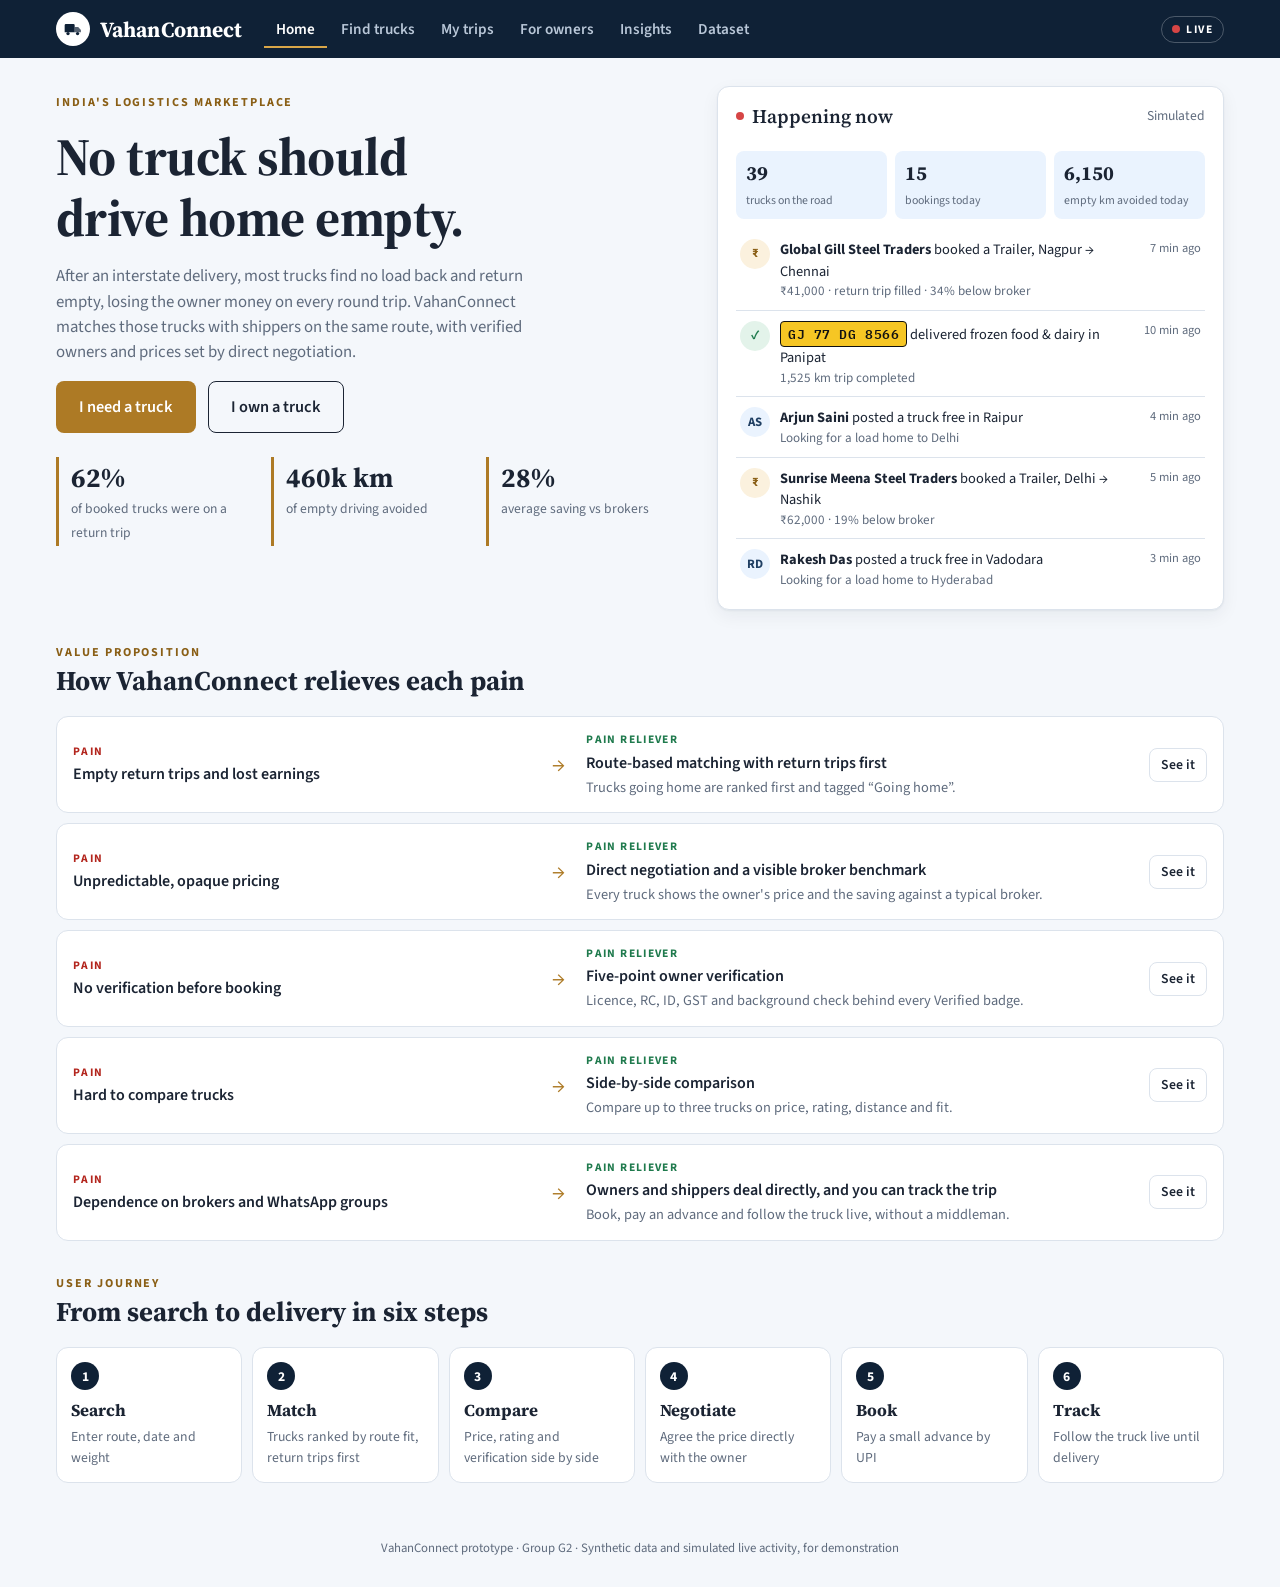
<file: vahanconnect-prototype/index.html>
<!doctype html>
<html lang="en">
<head>
<meta charset="utf-8">
<meta name="viewport" content="width=device-width, initial-scale=1, viewport-fit=cover">
<title>VahanConnect Prototype</title>
<meta name="claude:viewport-fit-sides" content="cover">
<meta name="description" content="VahanConnect: India's logistics marketplace connecting shippers with verified independent truck owners, with route-based matching to fill empty return trips.">
<link rel="preconnect" href="https://fonts.googleapis.com">
<link rel="preconnect" href="https://fonts.gstatic.com" crossorigin>
<link rel="stylesheet" href="https://fonts.googleapis.com/css2?family=Source+Serif+4:opsz,wght@8..60,600;8..60,700&family=Source+Sans+3:wght@400;500;600;700&family=IBM+Plex+Mono:wght@500;600&display=swap">
<link rel="stylesheet" href="styles.css">
</head>
<body>
<header class="topbar">
  <div class="topbar-inner">
    <a class="brand" href="#home" aria-label="VahanConnect home">
      <span class="brand-mark" aria-hidden="true"><svg viewBox="0 0 24 24"><path d="M2 7.5A1.5 1.5 0 0 1 3.5 6h9A1.5 1.5 0 0 1 14 7.5V16H2z" fill="currentColor"/><path d="M14 9.5h4.2l3.3 3.6V16H14z" fill="currentColor" opacity=".7"/><circle cx="6" cy="17.5" r="2" fill="currentColor"/><circle cx="17.5" cy="17.5" r="2" fill="currentColor"/></svg></span>
      <span class="brand-name">VahanConnect</span>
    </a>
    <nav class="tabs" aria-label="Sections">
      <button data-view="home" id="tab-home">Home</button>
      <button data-view="find" id="tab-find">Find trucks</button>
      <button data-view="trips" id="tab-trips">My trips <span class="count" id="trip-count" hidden></span></button>
      <button data-view="owner" id="tab-owner">For owners <span class="count" id="req-count" hidden></span></button>
      <button data-view="insights" id="tab-insights">Insights</button>
      <button data-view="dataset" id="tab-dataset">Dataset</button>
    </nav>
    <span class="live-pill" title="Simulated live activity"><i></i>Live</span>
  </div>
</header>

<main class="wrap">
  <div id="loading" class="loading">Loading the VahanConnect dataset…</div>
  <div id="load-error" class="notice error" hidden></div>

  <!-- ================= HOME ================= -->
  <section id="view-home" class="view" hidden>
    <div class="hero">
      <div class="hero-copy">
        <p class="eyebrow">India's logistics marketplace</p>
        <h1>No truck should drive home empty.</h1>
        <p class="lede">After an interstate delivery, most trucks find no load back and return empty, losing the owner money on every round trip. VahanConnect matches those trucks with shippers on the same route, with verified owners and prices set by direct negotiation.</p>
        <div class="cta-row">
          <button class="btn primary lg" data-go="find" type="button">I need a truck</button>
          <button class="btn outline lg" data-go="owner" type="button">I own a truck</button>
        </div>
        <div class="hero-stats" id="hero-stats"></div>
      </div>
      <aside class="panel live-panel" aria-label="Live activity">
        <div class="panel-head"><h2><span class="dot"></span>Happening now</h2><span class="muted small">Simulated</span></div>
        <div class="live-counters" id="live-counters"></div>
        <ul class="feed" id="feed"></ul>
      </aside>
    </div>

    <div class="section-head"><p class="eyebrow">Value proposition</p><h2 class="h2">How VahanConnect relieves each pain</h2></div>
    <div class="vpc" id="vpc"></div>

    <div class="section-head"><p class="eyebrow">User journey</p><h2 class="h2">From search to delivery in six steps</h2></div>
    <ol class="journey">
      <li><b>Search</b><span>Enter route, date and weight</span></li>
      <li><b>Match</b><span>Trucks ranked by route fit, return trips first</span></li>
      <li><b>Compare</b><span>Price, rating and verification side by side</span></li>
      <li><b>Negotiate</b><span>Agree the price directly with the owner</span></li>
      <li><b>Book</b><span>Pay a small advance by UPI</span></li>
      <li><b>Track</b><span>Follow the truck live until delivery</span></li>
    </ol>
  </section>

  <!-- ================= FIND TRUCKS ================= -->
  <section id="view-find" class="view" hidden>
    <div class="view-head">
      <div>
        <p class="eyebrow">For shippers</p>
        <h1>Find a verified truck on your route</h1>
      </div>
    </div>

    <form id="search-form" class="panel search" autocomplete="off">
      <div class="search-main">
        <div class="field"><label for="q-from">From</label><select id="q-from" required></select></div>
        <button class="swap" id="swap" type="button" aria-label="Swap from and to">⇄</button>
        <div class="field"><label for="q-to">To</label><select id="q-to" required></select></div>
        <div class="field"><label for="q-date">Pickup date</label><input type="date" id="q-date" required></div>
        <div class="field narrow"><label for="q-weight">Weight (t)</label><input type="number" id="q-weight" min="0.5" max="40" step="0.5" required></div>
        <button class="btn primary" type="submit" id="search-btn">Search</button>
      </div>
      <div class="chips" id="chips" aria-label="Example loads"></div>
      <details class="more" id="more">
        <summary>More filters</summary>
        <div class="more-grid">
          <div class="field"><label for="q-type">Truck type</label><select id="q-type"></select></div>
          <div class="field"><label for="q-sort">Sort by</label>
            <select id="q-sort"><option value="score">Best match</option><option value="price">Lowest price</option><option value="rating">Highest rating</option><option value="date">Earliest available</option></select></div>
          <div class="field"><label for="q-shipper">Booking as</label><select id="q-shipper"></select></div>
          <div class="field"><label for="sample-load">Any open load from the dataset</label><select id="sample-load"></select></div>
          <label class="check"><input type="checkbox" id="q-verified" checked> Verified owners only</label>
        </div>
      </details>
    </form>

    <div class="route-panel panel" id="route-panel" hidden>
      <div class="route-map" id="route-map"></div>
      <div class="route-side" id="route-side"></div>
    </div>
    <div id="results" class="results" aria-live="polite"></div>

    <div id="compare-bar" class="compare-bar" hidden>
      <span id="compare-text"></span>
      <button class="btn ghost-inv small" id="compare-clear" type="button">Clear</button>
      <button class="btn primary small" id="compare-open" type="button">Compare</button>
    </div>
  </section>

  <!-- ================= MY TRIPS ================= -->
  <section id="view-trips" class="view" hidden>
    <div class="view-head">
      <div><p class="eyebrow">Live tracking</p><h1>My trips</h1></div>
      <div class="head-tools">
        <label class="seg" for="speed">Demo speed
          <select id="speed"><option value="fast">Fast (trip in ~2 min)</option><option value="slow">Slow (trip in ~6 min)</option></select>
        </label>
        <button class="btn ghost small" id="reset-demo" type="button">Reset demo</button>
      </div>
    </div>
    <div id="reset-confirm" class="notice" hidden>This clears the trips, requests and trucks you added in this browser. <button class="btn small danger" id="reset-yes" type="button">Clear them</button> <button class="btn small ghost" id="reset-no" type="button">Keep</button></div>
    <div class="trips-layout">
      <div class="panel trip-list-panel"><div class="panel-head"><h2>Trips</h2></div><div id="trip-list" class="trip-list"></div></div>
      <div class="panel trip-detail" id="trip-detail"></div>
    </div>
    <div class="panel"><div class="panel-head"><h2>Recent completed bookings in the dataset</h2></div><div class="table-wrap"><table class="data" id="recent-table"></table></div></div>
  </section>

  <!-- ================= OWNER ================= -->
  <section id="view-owner" class="view" hidden>
    <div class="view-head">
      <div><p class="eyebrow">For truck owners</p><h1>Find a load back home</h1></div>
    </div>
    <div class="owner-layout">
      <div class="panel owner-left">
        <div class="field"><label for="o-owner">Acting as owner</label><select id="o-owner"></select></div>
        <div id="owner-card" class="owner-card"></div>
        <form id="post-form" class="post-form" autocomplete="off">
          <div class="field full"><label for="o-truck">Truck</label><select id="o-truck" required></select></div>
          <div class="field"><label for="o-city">Truck is free in</label><select id="o-city" required></select></div>
          <div class="field"><label for="o-from">Available from</label><input type="date" id="o-from" required></div>
          <div class="field"><label for="o-days">For (days)</label><input type="number" id="o-days" min="1" max="10" value="3" required></div>
          <div class="field"><label for="o-rate">Asking rate (₹/km)</label><input type="number" id="o-rate" min="10" max="150" required></div>
          <div class="field full"><label for="o-pref">Preferred destination</label><select id="o-pref"></select></div>
          <p class="hint full" id="rate-hint"></p>
          <button class="btn primary full" type="submit">Post availability</button>
        </form>
        <div id="post-msg" class="notice ok" hidden></div>
      </div>
      <div class="owner-right">
        <div class="panel" id="inbox-panel">
          <div class="panel-head"><h2>Booking requests</h2><span class="muted small" id="inbox-meta"></span></div>
          <div id="inbox" class="inbox"></div>
        </div>
        <div class="panel">
          <div class="panel-head"><h2>Loads that fit this truck</h2><span class="muted small" id="loads-meta"></span></div>
          <div id="owner-loads" class="load-list"></div>
        </div>
      </div>
    </div>
  </section>

  <!-- ================= INSIGHTS ================= -->
  <section id="view-insights" class="view" hidden>
    <div class="view-head"><div><p class="eyebrow">Marketplace health</p><h1>Insights</h1><p class="lede" id="insights-lede"></p></div></div>
    <div class="kpis" id="kpis"></div>
    <div class="grid-2">
      <div class="panel"><div class="panel-head"><h2>Completed bookings per month</h2></div><div id="chart-months" class="chart"></div></div>
      <div class="panel"><div class="panel-head"><h2>Busiest corridors</h2></div><div id="top-routes"></div></div>
      <div class="panel"><div class="panel-head"><h2>Route network</h2><span class="muted small">Line weight = bookings</span></div><div id="network" class="network"></div></div>
      <div class="panel"><div class="panel-head"><h2>Open trucks vs open loads by city</h2></div><div id="supply-demand"></div></div>
      <div class="panel"><div class="panel-head"><h2>Bookings by truck type</h2></div><div id="type-mix"></div></div>
      <div class="panel"><div class="panel-head"><h2>Owner verification</h2></div><div id="verification"></div></div>
    </div>
    <p class="footnote">Platform revenue assumes a 3% commission on completed bookings. Broker price is the typical rate for the same truck type and distance, estimated from the dataset. All data is synthetic.</p>
  </section>

  <!-- ================= DATASET ================= -->
  <section id="view-dataset" class="view" hidden>
    <div class="view-head"><div><p class="eyebrow">Under the hood</p><h1>Dataset</h1>
      <p class="lede">The prototype runs entirely on seven CSV files in <code>/data</code>: synthetic, but modelled on Indian interstate trucking with real city distances, RTO-style registration numbers, GSTINs and typical per-km rates.</p></div></div>
    <div class="ds-tabs" id="ds-tabs" role="tablist" aria-label="Dataset tables"></div>
    <div class="panel">
      <div class="panel-head"><h2 id="ds-title"></h2><div class="ds-tools"><input type="search" id="ds-search" placeholder="Filter rows" aria-label="Filter rows"><a id="ds-open" class="btn ghost small" target="_blank" rel="noopener">Open CSV</a></div></div>
      <p class="muted small" id="ds-desc"></p>
      <div class="table-wrap"><table class="data" id="ds-table"></table></div>
      <div class="pager"><button class="btn ghost small" id="ds-prev" type="button">Previous</button><span id="ds-page" class="muted small"></span><button class="btn ghost small" id="ds-next" type="button">Next</button></div>
    </div>
  </section>
</main>

<nav class="bottom-nav" aria-label="Sections">
  <button data-view="home"><svg viewBox="0 0 24 24" aria-hidden="true"><path d="M3 11l9-7 9 7v9a1 1 0 0 1-1 1h-5v-6H9v6H4a1 1 0 0 1-1-1z"/></svg>Home</button>
  <button data-view="find"><svg viewBox="0 0 24 24" aria-hidden="true"><circle cx="10.5" cy="10.5" r="6.5"/><path d="M15.5 15.5L21 21"/></svg>Find</button>
  <button data-view="trips"><svg viewBox="0 0 24 24" aria-hidden="true"><path d="M12 21s-7-6.2-7-11.5A7 7 0 0 1 19 9.5C19 14.8 12 21 12 21z"/><circle cx="12" cy="9.5" r="2.5"/></svg>Trips<span class="count" id="trip-count-m" hidden></span></button>
  <button data-view="owner"><svg viewBox="0 0 24 24" aria-hidden="true"><path d="M2 7h12v9H2zM14 10h4l3 3v3h-7z"/><circle cx="6" cy="17.5" r="1.8"/><circle cx="17.5" cy="17.5" r="1.8"/></svg>Owners<span class="count" id="req-count-m" hidden></span></button>
  <button data-view="insights"><svg viewBox="0 0 24 24" aria-hidden="true"><path d="M4 20V10M10 20V4M16 20v-7M22 20H2"/></svg>Insights</button>
</nav>

<div id="modal" class="modal" hidden>
  <div class="modal-card" role="dialog" aria-modal="true" aria-labelledby="modal-title">
    <button class="modal-x" id="modal-x" type="button" aria-label="Close">×</button>
    <div id="modal-body"></div>
  </div>
</div>
<div id="toasts" class="toasts" aria-live="polite"></div>

<footer class="foot">VahanConnect prototype · Group G2 · Synthetic data and simulated live activity, for demonstration</footer>
<script src="app.js"></script>
</body>
</html>
</file>
<file: vahanconnect-prototype/styles.css>
/* Layout: sticky navy top bar (bottom nav on phones); centred 1200px column; home = hero + live feed, then VPC rows and journey.
   Palette and type follow the team's Opportunity Canvas / Value Proposition decks: deep navy, slate blue, muted gold, serif headings. */
:root {
  --ink: #0f2136;          /* cover navy */
  --navy: #1f3f63;         /* deck primary */
  --slate: #4c7196;
  --gold: #ad7a25;         /* deck accent */
  --gold-soft: #fbf1de;
  --on-gold: #ffffff;
  --gold-ink: #8a5f16;
  --bg: #f4f7fb;
  --surface: #ffffff;
  --tint: #eaf3fe;         /* deck pale blue */
  --fg: #1b2433;
  --muted: #5f6b7d;
  --line: #dce3ec;
  --good: #1f7a4d; --good-bg: #e3f3ea;
  --warn: #9a5a00; --warn-bg: #fdf0db;
  --bad: #b3261e; --bad-bg: #fbe5e3;
  --live: #d64545;
  --plate: #f6c624; --plate-ink: #111;
  --map-bg: #eef3f9; --map-dot: #b8c6d8;
  --shadow: 0 1px 2px rgba(15, 33, 54, .05), 0 6px 18px rgba(15, 33, 54, .06);
  --f-display: "Source Serif 4", Cambria, Georgia, serif;
  --f-body: "Source Sans 3", Calibri, "Segoe UI", Arial, sans-serif;
  --f-mono: "IBM Plex Mono", ui-monospace, Menlo, Consolas, monospace;
}
@media (prefers-color-scheme: dark) {
  :root:not([data-theme="light"]) {
    --navy: #8fb3dc; --slate: #7fa2c8; --gold: #e0a84a; --on-gold: #1b1405; --gold-soft: #3a2c14; --gold-ink: #f0c070;
    --bg: #0b1522; --surface: #122033; --tint: #172a42; --fg: #e5ecf5; --muted: #9cb0c6; --line: #24384f;
    --good: #5fd39a; --good-bg: #123526; --warn: #f2b45a; --warn-bg: #3a2a10; --bad: #ff8a80; --bad-bg: #3d1614;
    --map-bg: #0f1d2e; --map-dot: #34506f; --shadow: 0 1px 2px rgba(0,0,0,.35), 0 6px 18px rgba(0,0,0,.3);
    color-scheme: dark;
  }
}
:root[data-theme="dark"] {
  --navy: #8fb3dc; --slate: #7fa2c8; --gold: #e0a84a; --on-gold: #1b1405; --gold-soft: #3a2c14; --gold-ink: #f0c070;
  --bg: #0b1522; --surface: #122033; --tint: #172a42; --fg: #e5ecf5; --muted: #9cb0c6; --line: #24384f;
  --good: #5fd39a; --good-bg: #123526; --warn: #f2b45a; --warn-bg: #3a2a10; --bad: #ff8a80; --bad-bg: #3d1614;
  --map-bg: #0f1d2e; --map-dot: #34506f; --shadow: 0 1px 2px rgba(0,0,0,.35), 0 6px 18px rgba(0,0,0,.3);
  color-scheme: dark;
}

* { box-sizing: border-box; }
html { -webkit-text-size-adjust: 100%; }
body { margin: 0; background: var(--bg); color: var(--fg); font: 400 16px/1.5 var(--f-body); }
[hidden] { display: none !important; }
h1, h2, h3, .h2 { font-family: var(--f-display); text-wrap: balance; margin: 0; line-height: 1.15; color: var(--fg); }
h1 { font-size: clamp(1.75rem, 3.6vw, 2.5rem); font-weight: 700; letter-spacing: -.01em; }
h2 { font-size: 1.2rem; font-weight: 600; }
.h2 { font-size: clamp(1.35rem, 2.4vw, 1.7rem); font-weight: 700; }
p { margin: 0; }
code { font-family: var(--f-mono); font-size: .85em; background: var(--tint); padding: 1px 5px; border-radius: 4px; }
a { color: var(--gold-ink); }
:focus-visible { outline: 3px solid var(--gold); outline-offset: 2px; }
.muted { color: var(--muted); }
.small { font-size: .85rem; }
.eyebrow { font: 700 .76rem var(--f-body); letter-spacing: .16em; text-transform: uppercase; color: var(--gold-ink); }
.lede { color: var(--muted); font-size: 1.05rem; max-width: 62ch; }

/* Top bar */
body::before { content: ""; position: fixed; inset: 0 0 auto; height: env(safe-area-inset-top, 0px); z-index: 30; background: var(--ink); }
.topbar { position: sticky; top: env(safe-area-inset-top, 0px); z-index: 20; background: var(--ink); color: #fff; }
.topbar-inner { max-width: 1200px; margin: 0 auto; display: flex; align-items: center; gap: 22px;
  padding-block: 10px; padding-left: max(16px, env(safe-area-inset-left, 0px)); padding-right: max(16px, env(safe-area-inset-right, 0px)); }
.brand { display: flex; align-items: center; gap: 10px; color: #fff; text-decoration: none; }
.brand-mark { width: 34px; height: 34px; border-radius: 50%; background: #fff; color: var(--ink); display: grid; place-items: center; }
.brand-mark svg { width: 20px; height: 20px; }
.brand-name { font: 700 1.35rem var(--f-display); letter-spacing: .005em; }
.tabs { display: flex; gap: 2px; overflow-x: auto; scrollbar-width: none; min-width: 0; flex: 1; }
.tabs::-webkit-scrollbar { display: none; }
.tabs button { background: none; border: 0; color: #b9c7d8; font: 600 .95rem var(--f-body); padding: 8px 12px; border-radius: 6px; cursor: pointer; white-space: nowrap; }
.tabs button:hover { color: #fff; }
.tabs button[aria-current="page"] { color: #fff; box-shadow: inset 0 -2px 0 #d9a648; border-radius: 0; }
.count { display: inline-block; min-width: 19px; padding: 0 5px; margin-left: 4px; border-radius: 10px; background: #d9a648; color: #1b1405; font-size: .72rem; font-weight: 700; text-align: center; line-height: 19px; }
.live-pill { display: inline-flex; align-items: center; gap: 6px; font: 700 .72rem var(--f-body); letter-spacing: .12em; text-transform: uppercase; color: #fff; border: 1px solid rgba(255,255,255,.25); padding: 4px 10px; border-radius: 999px; }
.live-pill i, .dot { width: 8px; height: 8px; border-radius: 50%; background: var(--live); display: inline-block; animation: pulse 1.6s ease-out infinite; }
@keyframes pulse { 0% { box-shadow: 0 0 0 0 rgba(214,69,69,.6); } 70% { box-shadow: 0 0 0 8px rgba(214,69,69,0); } 100% { box-shadow: 0 0 0 0 rgba(214,69,69,0); } }

/* Page */
.wrap { max-width: 1200px; margin: 0 auto; padding-block: 28px 40px; padding-left: max(16px, env(safe-area-inset-left, 0px)); padding-right: max(16px, env(safe-area-inset-right, 0px)); }
.view { display: flex; flex-direction: column; gap: 20px; }
.view-head { display: flex; justify-content: space-between; align-items: flex-end; gap: 16px; flex-wrap: wrap; }
.view-head > div:first-child { display: flex; flex-direction: column; gap: 6px; }
.head-tools { display: flex; gap: 10px; align-items: center; flex-wrap: wrap; }
.section-head { display: flex; flex-direction: column; gap: 4px; margin-top: 14px; }
.loading { padding: 70px 0; text-align: center; color: var(--muted); font: 600 1.2rem var(--f-display); }
.panel { background: var(--surface); border: 1px solid var(--line); border-radius: 12px; padding: 18px; box-shadow: var(--shadow); min-width: 0; }
.panel-head { display: flex; justify-content: space-between; align-items: center; gap: 12px; flex-wrap: wrap; margin-bottom: 12px; }
.panel-head h2 { display: flex; align-items: center; gap: 8px; }
.footnote { color: var(--muted); font-size: .82rem; max-width: 90ch; }
.foot { text-align: center; color: var(--muted); font-size: .8rem; padding-block: 16px 28px; padding-left: max(16px, env(safe-area-inset-left, 0px)); padding-right: max(16px, env(safe-area-inset-right, 0px)); }
.empty { padding: 26px; text-align: center; color: var(--muted); background: var(--surface); border: 1px dashed var(--line); border-radius: 12px; grid-column: 1 / -1; }

/* Buttons + forms */
.btn { font: 600 .95rem var(--f-body); border-radius: 8px; padding: 10px 16px; border: 1px solid transparent; cursor: pointer; text-decoration: none; display: inline-flex; align-items: center; justify-content: center; gap: 6px; white-space: nowrap; }
.btn.primary { background: var(--gold); color: var(--on-gold); }
.btn.primary:hover { filter: brightness(1.07); }
.btn.navy { background: var(--ink); color: #fff; }
.btn.outline { background: transparent; color: var(--fg); border-color: var(--fg); }
.btn.ghost { background: transparent; color: var(--fg); border-color: var(--line); }
.btn.ghost:hover { background: var(--tint); }
.btn.ghost-inv { background: transparent; color: #fff; border-color: rgba(255,255,255,.35); }
.btn.danger { background: var(--bad); color: #fff; }
.btn.small { padding: 6px 11px; font-size: .86rem; }
.btn.lg { padding: 13px 22px; font-size: 1.02rem; }
.btn:disabled { opacity: .5; cursor: not-allowed; }
.field { display: flex; flex-direction: column; gap: 4px; min-width: 0; }
label { font-size: .8rem; font-weight: 600; color: var(--muted); }
input, select { font: 500 .97rem var(--f-body); color: var(--fg); background: var(--surface); border: 1px solid var(--line); border-radius: 8px; padding: 9px 10px; width: 100%; min-width: 0; }
input:focus, select:focus { border-color: var(--gold); outline: none; box-shadow: 0 0 0 3px color-mix(in srgb, var(--gold) 22%, transparent); }
.check { display: flex; align-items: center; gap: 8px; font-size: .92rem; color: var(--fg); font-weight: 500; }
.check input { width: 18px; height: 18px; accent-color: var(--gold); }
.seg { display: flex; align-items: center; gap: 8px; font-size: .85rem; }
.seg select { width: auto; padding: 6px 8px; }
.hint { font-size: .84rem; color: var(--muted); }

/* Home */
.hero { display: grid; grid-template-columns: minmax(0, 1.25fr) minmax(0, 1fr); gap: 28px; align-items: start; }
.hero-copy { display: flex; flex-direction: column; gap: 16px; padding-top: 8px; }
.hero-copy h1 { font-size: clamp(2.1rem, 5vw, 3.3rem); }
.cta-row { display: flex; gap: 12px; flex-wrap: wrap; }
.hero-stats { display: grid; grid-template-columns: repeat(3, minmax(0, 1fr)); gap: 12px; margin-top: 8px; }
.stat { border-left: 3px solid var(--gold); padding: 2px 0 2px 12px; }
.stat b { display: block; font: 700 1.7rem var(--f-display); font-variant-numeric: tabular-nums; color: var(--fg); }
.stat span { font-size: .85rem; color: var(--muted); }
.live-panel { display: flex; flex-direction: column; gap: 12px; }
.live-counters { display: grid; grid-template-columns: repeat(3, minmax(0, 1fr)); gap: 8px; }
.lc { background: var(--tint); border-radius: 8px; padding: 8px 10px; }
.lc b { display: block; font: 700 1.25rem var(--f-display); font-variant-numeric: tabular-nums; }
.lc span { font-size: .74rem; color: var(--muted); }
.lc.bump b { color: var(--gold-ink); }
.feed { list-style: none; margin: 0; padding: 0; display: flex; flex-direction: column; gap: 2px; max-height: 360px; overflow: hidden; }
.feed li { display: grid; grid-template-columns: 30px minmax(0, 1fr) auto; gap: 10px; align-items: start; padding: 8px 4px; border-bottom: 1px solid var(--line); font-size: .9rem; }
.feed li.new { animation: slidein .5s ease-out; }
@keyframes slidein { from { background: var(--gold-soft); transform: translateY(-6px); } to { background: transparent; transform: none; } }
.feed .ic { width: 30px; height: 30px; border-radius: 50%; display: grid; place-items: center; font-size: .8rem; font-weight: 700; background: var(--tint); color: var(--navy); }
.feed .ic.book { background: var(--gold-soft); color: var(--gold-ink); }
.feed .ic.done { background: var(--good-bg); color: var(--good); }
.feed .t { color: var(--muted); font-size: .78rem; white-space: nowrap; }
.feed .sub { display: block; color: var(--muted); font-size: .82rem; }
.vpc { display: flex; flex-direction: column; gap: 10px; }
.vpc-row { display: grid; grid-template-columns: minmax(0, 1fr) 28px minmax(0, 1.2fr) auto; gap: 14px; align-items: center; background: var(--surface); border: 1px solid var(--line); border-radius: 12px; padding: 14px 16px; }
.vpc-pain { display: flex; flex-direction: column; gap: 2px; }
.vpc-pain small, .vpc-fix small { font-size: .72rem; letter-spacing: .12em; text-transform: uppercase; font-weight: 700; }
.vpc-pain small { color: var(--bad); }
.vpc-fix small { color: var(--good); }
.vpc-pain b, .vpc-fix b { font-weight: 600; }
.vpc-fix { display: flex; flex-direction: column; gap: 2px; }
.vpc-fix span { color: var(--muted); font-size: .9rem; }
.vpc-arrow { color: var(--gold); font-size: 1.3rem; text-align: center; }
.journey { list-style: none; margin: 0; padding: 0; display: grid; grid-template-columns: repeat(6, minmax(0, 1fr)); gap: 10px; counter-reset: j; }
.journey li { counter-increment: j; background: var(--surface); border: 1px solid var(--line); border-radius: 12px; padding: 14px; display: flex; flex-direction: column; gap: 4px; }
.journey li::before { content: counter(j); width: 28px; height: 28px; border-radius: 50%; background: var(--ink); color: #fff; display: grid; place-items: center; font: 700 .85rem var(--f-body); margin-bottom: 4px; }
.journey b { font-family: var(--f-display); font-size: 1.05rem; }
.journey span { color: var(--muted); font-size: .86rem; }

/* Search */
.search { display: flex; flex-direction: column; gap: 12px; }
.search-main { display: grid; grid-template-columns: minmax(0, 1fr) 36px minmax(0, 1fr) minmax(0, 1fr) minmax(0, 110px) auto; gap: 10px; align-items: end; }
.swap { height: 40px; border: 1px solid var(--line); background: var(--surface); color: var(--fg); border-radius: 8px; cursor: pointer; font-size: 1.1rem; }
.chips { display: flex; gap: 8px; flex-wrap: wrap; align-items: center; }
.chips::before { content: "Try:"; color: var(--muted); font-size: .85rem; margin-right: 2px; }
.chip { font: 600 .85rem var(--f-body); background: var(--tint); color: var(--navy); border: 1px solid transparent; border-radius: 999px; padding: 5px 12px; cursor: pointer; }
.chip:hover, .chip.on { border-color: var(--navy); }
.more summary { cursor: pointer; font-weight: 600; color: var(--navy); font-size: .92rem; width: fit-content; }
.more-grid { display: grid; grid-template-columns: repeat(4, minmax(0, 1fr)); gap: 12px; margin-top: 12px; align-items: end; }

/* Route map */
.route-panel { display: grid; grid-template-columns: minmax(0, 1.5fr) minmax(0, 1fr); gap: 18px; align-items: stretch; padding: 14px; }
.route-map { background: var(--map-bg); border-radius: 10px; min-height: 240px; overflow: hidden; }
.route-map svg, .trip-map svg { width: 100%; height: 100%; display: block; }
.route-side { display: flex; flex-direction: column; gap: 12px; justify-content: center; }
.route-title { font: 700 1.5rem var(--f-display); }
.route-title span { color: var(--gold); padding: 0 6px; }
.route-stats { display: grid; grid-template-columns: 1fr 1fr; gap: 10px; }
.route-stats div { background: var(--tint); border-radius: 8px; padding: 8px 10px; }
.route-stats b { display: block; font: 700 1.2rem var(--f-display); font-variant-numeric: tabular-nums; }
.route-stats span { font-size: .78rem; color: var(--muted); }
.legend { display: flex; gap: 14px; flex-wrap: wrap; font-size: .8rem; color: var(--muted); }
.legend i { display: inline-block; width: 10px; height: 10px; border-radius: 50%; margin-right: 5px; vertical-align: -1px; }
svg .m-city { fill: var(--map-dot); }
svg .m-label { fill: var(--muted); font: 500 10px var(--f-body); }
svg .m-label.strong { fill: var(--fg); font: 700 12px var(--f-body); }
svg .m-route { stroke: var(--navy); stroke-width: 2.5; fill: none; stroke-dasharray: 6 5; }
svg .m-done { stroke: var(--gold); stroke-width: 3.5; fill: none; stroke-linecap: round; }
svg .m-end { fill: var(--navy); stroke: var(--surface); stroke-width: 2; }
svg .m-truck { fill: var(--slate); stroke: var(--surface); stroke-width: 1.5; }
svg .m-truck.ret { fill: var(--gold); }
svg .m-deadhead { stroke: var(--slate); stroke-width: 1.5; stroke-dasharray: 2 3; fill: none; }

/* Results */
.results { display: grid; grid-template-columns: repeat(auto-fill, minmax(330px, 1fr)); gap: 14px; }
.card { background: var(--surface); border: 1px solid var(--line); border-radius: 12px; padding: 16px; display: flex; flex-direction: column; gap: 12px; box-shadow: var(--shadow); min-width: 0; }
.card.is-return { border-color: color-mix(in srgb, var(--gold) 60%, var(--line)); }
.card-head { display: flex; justify-content: space-between; gap: 10px; align-items: flex-start; }
.who { display: flex; gap: 10px; align-items: center; min-width: 0; }
.avatar { width: 40px; height: 40px; flex: none; border-radius: 50%; background: var(--ink); color: #fff; display: grid; place-items: center; font: 700 .9rem var(--f-body); }
.who b { display: block; font-size: 1.02rem; }
.who span { color: var(--muted); font-size: .84rem; }
.match { text-align: center; flex: none; width: 54px; }
.match svg { width: 54px; height: 54px; display: block; }
.match text { font: 700 15px var(--f-body); fill: var(--fg); }
.match small { display: block; font-size: .68rem; color: var(--muted); letter-spacing: .08em; text-transform: uppercase; }
.go-home { display: flex; align-items: center; gap: 8px; background: var(--gold-soft); color: var(--gold-ink); border-radius: 8px; padding: 7px 10px; font-weight: 600; font-size: .9rem; }
.truck-line { display: flex; flex-wrap: wrap; gap: 8px; align-items: center; color: var(--muted); font-size: .88rem; }
.plate { font: 600 .82rem var(--f-mono); background: var(--plate); color: var(--plate-ink); border: 1.5px solid #111; border-radius: 4px; padding: 1px 7px; letter-spacing: .04em; white-space: nowrap; display: inline-block; }
.tags { display: flex; flex-wrap: wrap; gap: 6px; }
.tag { font-size: .76rem; font-weight: 600; padding: 2px 9px; border-radius: 999px; background: var(--tint); color: var(--navy); }
.tag.good { background: var(--good-bg); color: var(--good); }
.tag.warn { background: var(--warn-bg); color: var(--warn); }
.tag.bad { background: var(--bad-bg); color: var(--bad); }
.tag.gold { background: var(--gold); color: var(--on-gold); }
.price-row { display: flex; justify-content: space-between; align-items: flex-end; gap: 10px; border-top: 1px solid var(--line); padding-top: 12px; flex-wrap: wrap; }
.price b { display: block; font: 700 1.6rem var(--f-display); font-variant-numeric: tabular-nums; line-height: 1.1; }
.price small { color: var(--muted); font-size: .8rem; }
.save { display: inline-block; color: var(--good); background: var(--good-bg); font-weight: 700; font-size: .8rem; padding: 1px 8px; border-radius: 999px; margin-top: 4px; }
.card-actions { display: flex; gap: 8px; align-items: center; }
.badge { display: inline-flex; align-items: center; gap: 3px; font: 700 .72rem var(--f-body); padding: 1px 8px; border-radius: 999px; border: 0; cursor: pointer; }
.badge.ok { background: var(--good-bg); color: var(--good); }
.badge.pending { background: var(--warn-bg); color: var(--warn); }
.badge.rejected { background: var(--bad-bg); color: var(--bad); }
.compare-bar { position: sticky; bottom: calc(14px + env(safe-area-inset-bottom, 0px)); align-self: center; display: flex; gap: 12px; align-items: center; background: var(--ink); color: #fff; padding: 10px 14px; border-radius: 999px; box-shadow: 0 8px 26px rgba(0,0,0,.28); z-index: 5; }

/* Modal + stepper */
.modal { position: fixed; inset: 0; z-index: 50; background: rgba(5, 14, 28, .55); display: flex; align-items: center; justify-content: center; padding: 16px; }
.modal-card { position: relative; background: var(--surface); color: var(--fg); border-radius: 14px; width: min(740px, 100%); max-height: 92vh; overflow: auto; padding: 22px; box-shadow: 0 20px 60px rgba(0,0,0,.35); }
.modal-x { position: absolute; top: 8px; right: 10px; background: none; border: 0; font-size: 1.6rem; color: var(--muted); cursor: pointer; line-height: 1; padding: 4px 8px; }
.modal-card h2 { font-size: 1.45rem; margin-bottom: 4px; padding-right: 30px; }
.stepper { display: grid; grid-template-columns: repeat(4, minmax(0, 1fr)); gap: 6px; margin: 14px 0 16px; list-style: none; padding: 0; }
.stepper li { font-size: .8rem; font-weight: 600; color: var(--muted); border-top: 3px solid var(--line); padding-top: 6px; }
.stepper li.on { color: var(--fg); border-color: var(--gold); }
.stepper li.done { color: var(--good); border-color: var(--good); }
.kv { display: grid; grid-template-columns: 1fr 1fr; gap: 10px 18px; margin: 12px 0; font-size: .92rem; }
.kv dt { color: var(--muted); font-size: .76rem; }
.kv dd { margin: 0; font-weight: 600; }
.chat { display: flex; flex-direction: column; gap: 8px; min-height: 60px; }
.msg { max-width: 85%; padding: 8px 12px; border-radius: 12px; font-size: .93rem; }
.msg.me { align-self: flex-end; background: var(--ink); color: #fff; border-bottom-right-radius: 3px; }
.msg.them { align-self: flex-start; background: var(--tint); border-bottom-left-radius: 3px; }
.msg.sys { align-self: center; background: none; color: var(--muted); font-size: .8rem; padding: 2px; }
.typing span { display: inline-block; width: 6px; height: 6px; margin: 0 1px; border-radius: 50%; background: var(--muted); animation: blink 1.2s infinite; }
.typing span:nth-child(2) { animation-delay: .2s; } .typing span:nth-child(3) { animation-delay: .4s; }
@keyframes blink { 0%, 80%, 100% { opacity: .25; } 40% { opacity: 1; } }
.nego-row { display: flex; gap: 10px; align-items: end; flex-wrap: wrap; margin-top: 12px; }
.nego-row .field { flex: 1; min-width: 150px; }
.online { display: inline-flex; align-items: center; gap: 5px; font-size: .8rem; color: var(--good); font-weight: 600; }
.online::before { content: ""; width: 7px; height: 7px; border-radius: 50%; background: var(--good); }
.bill { border: 1px solid var(--line); border-radius: 10px; padding: 12px 14px; display: flex; flex-direction: column; gap: 6px; font-size: .94rem; font-variant-numeric: tabular-nums; }
.bill div { display: flex; justify-content: space-between; gap: 10px; }
.bill .total { border-top: 1px solid var(--line); padding-top: 6px; font-weight: 700; }
.upi { display: flex; gap: 14px; align-items: center; background: var(--tint); border-radius: 10px; padding: 12px 14px; margin-top: 12px; flex-wrap: wrap; }
.upi-logo { font: 800 1rem var(--f-body); letter-spacing: .02em; color: var(--navy); border: 2px solid var(--navy); border-radius: 6px; padding: 2px 8px; }
.spinner { width: 18px; height: 18px; border-radius: 50%; border: 2.5px solid rgba(255,255,255,.4); border-top-color: #fff; animation: spin .8s linear infinite; }
@keyframes spin { to { transform: rotate(360deg); } }
.success { display: flex; gap: 12px; align-items: center; background: var(--good-bg); color: var(--good); border-radius: 10px; padding: 12px 14px; font-weight: 600; }

/* Trips */
.trips-layout { display: grid; grid-template-columns: minmax(0, 330px) minmax(0, 1fr); gap: 18px; align-items: start; }
.trip-list { display: flex; flex-direction: column; gap: 8px; }
.trip-item { text-align: left; width: 100%; background: var(--surface); border: 1px solid var(--line); border-radius: 10px; padding: 10px 12px; cursor: pointer; display: flex; flex-direction: column; gap: 6px; color: var(--fg); font: inherit; }
.trip-item.on { border-color: var(--gold); box-shadow: 0 0 0 2px color-mix(in srgb, var(--gold) 30%, transparent); }
.trip-item .ti-top { display: flex; justify-content: space-between; gap: 8px; font-weight: 600; }
.trip-item .ti-sub { color: var(--muted); font-size: .82rem; }
.bar { height: 6px; border-radius: 3px; background: var(--tint); overflow: hidden; }
.bar i { display: block; height: 100%; background: var(--gold); border-radius: 3px; transition: width .4s linear; }
.status { font-size: .74rem; font-weight: 700; padding: 1px 8px; border-radius: 999px; white-space: nowrap; }
.status.live { background: var(--gold-soft); color: var(--gold-ink); }
.status.done { background: var(--good-bg); color: var(--good); }
.status.wait { background: var(--tint); color: var(--navy); }
.trip-detail { display: flex; flex-direction: column; gap: 14px; }
.trip-top { display: flex; justify-content: space-between; gap: 12px; flex-wrap: wrap; align-items: flex-start; }
.trip-map { background: var(--map-bg); border-radius: 10px; height: 320px; overflow: hidden; }
.trip-grid { display: grid; grid-template-columns: minmax(0, 1fr) minmax(0, 1fr); gap: 16px; }
.trip-figs { display: grid; grid-template-columns: repeat(3, minmax(0, 1fr)); gap: 8px; }
.trip-figs div { background: var(--tint); border-radius: 8px; padding: 8px 10px; }
.trip-figs b { display: block; font: 700 1.15rem var(--f-display); font-variant-numeric: tabular-nums; }
.trip-figs span { font-size: .76rem; color: var(--muted); }
.timeline { list-style: none; margin: 0; padding: 0; display: flex; flex-direction: column; }
.timeline li { display: grid; grid-template-columns: 22px minmax(0, 1fr) auto; gap: 10px; padding-bottom: 14px; position: relative; color: var(--muted); }
.timeline li::before { content: ""; width: 12px; height: 12px; border-radius: 50%; border: 2px solid var(--line); background: var(--surface); margin-top: 4px; z-index: 1; }
.timeline li::after { content: ""; position: absolute; left: 7px; top: 18px; bottom: 0; width: 2px; background: var(--line); }
.timeline li:last-child::after { display: none; }
.timeline li.done { color: var(--fg); }
.timeline li.done::before { background: var(--good); border-color: var(--good); }
.timeline li.now { color: var(--fg); font-weight: 600; }
.timeline li.now::before { background: var(--gold); border-color: var(--gold); box-shadow: 0 0 0 4px color-mix(in srgb, var(--gold) 25%, transparent); }
.timeline time { font-size: .8rem; font-variant-numeric: tabular-nums; }
.stars { display: flex; gap: 4px; }
.stars button { background: none; border: 0; font-size: 1.6rem; color: var(--line); cursor: pointer; padding: 0 2px; }
.stars button.on { color: var(--gold); }

/* Owner */
.owner-layout { display: grid; grid-template-columns: minmax(0, 380px) minmax(0, 1fr); gap: 18px; align-items: start; }
.owner-left { display: flex; flex-direction: column; gap: 14px; }
.owner-right { display: flex; flex-direction: column; gap: 18px; min-width: 0; }
.post-form { display: grid; grid-template-columns: 1fr 1fr; gap: 12px; }
.post-form .full { grid-column: 1 / -1; }
.owner-card { border-radius: 10px; padding: 12px; display: flex; flex-direction: column; gap: 8px; background: var(--tint); }
.docs { display: grid; grid-template-columns: 1fr 1fr; gap: 4px 10px; font-size: .86rem; }
.doc { display: flex; align-items: center; gap: 6px; }
.doc .ok { color: var(--good); font-weight: 700; } .doc .no { color: var(--bad); font-weight: 700; }
.inbox, .load-list { display: flex; flex-direction: column; gap: 10px; }
.req { border: 1px solid color-mix(in srgb, var(--gold) 55%, var(--line)); background: var(--gold-soft); border-radius: 10px; padding: 12px 14px; display: grid; grid-template-columns: minmax(0, 1fr) auto; gap: 8px 14px; align-items: center; }
.req.new { animation: slidein .6s ease-out; }
.req .r-route { font: 700 1.08rem var(--f-display); }
.req .r-meta { color: var(--muted); font-size: .86rem; }
.req .r-act { display: flex; gap: 6px; flex-wrap: wrap; justify-content: flex-end; }
.load { border: 1px solid var(--line); border-radius: 10px; padding: 12px 14px; display: grid; grid-template-columns: minmax(0, 1fr) auto; gap: 6px 14px; align-items: center; }
.load.home { border-color: color-mix(in srgb, var(--gold) 55%, var(--line)); }
.load .l-route { font: 700 1.05rem var(--f-display); }
.load .l-meta { color: var(--muted); font-size: .86rem; }
.load .l-side { text-align: right; display: flex; flex-direction: column; align-items: flex-end; gap: 4px; }
.earn { font-size: .86rem; color: var(--good); font-weight: 600; }
.earn-box { display: grid; grid-template-columns: repeat(3, minmax(0, 1fr)); gap: 8px; margin-top: 6px; }
.earn-box div { background: var(--surface); border-radius: 8px; padding: 6px 8px; font-size: .78rem; color: var(--muted); }
.earn-box b { display: block; font: 700 1rem var(--f-display); color: var(--fg); font-variant-numeric: tabular-nums; }
.earn-box .pos b { color: var(--good); }
.notice { padding: 10px 14px; border-radius: 8px; background: var(--tint); font-size: .92rem; }
.notice.ok { background: var(--good-bg); color: var(--good); }
.notice.error { background: var(--bad-bg); color: var(--bad); }

/* Tables */
.table-wrap { overflow-x: auto; }
table.data { border-collapse: collapse; width: 100%; font-size: .86rem; font-variant-numeric: tabular-nums; }
table.data th, table.data td { padding: 7px 10px; border-bottom: 1px solid var(--line); text-align: left; white-space: nowrap; }
table.data th { font-size: .72rem; text-transform: uppercase; letter-spacing: .07em; color: var(--muted); background: var(--tint); }
table.data td.num, table.data th.num { text-align: right; }
table.compare th { white-space: normal; width: 22%; }
table.compare td { white-space: normal; vertical-align: top; }

/* Insights */
.kpis { display: grid; grid-template-columns: repeat(4, minmax(0, 1fr)); gap: 12px; }
.kpi { background: var(--surface); border: 1px solid var(--line); border-radius: 12px; padding: 14px; display: flex; flex-direction: column; gap: 2px; }
.kpi .k-label { font-size: .8rem; color: var(--muted); font-weight: 600; }
.kpi .k-val { font: 700 1.75rem var(--f-display); font-variant-numeric: tabular-nums; }
.kpi .k-sub { font-size: .8rem; color: var(--muted); }
.grid-2 { display: grid; grid-template-columns: repeat(2, minmax(0, 1fr)); gap: 16px; }
.chart svg, .network svg { width: 100%; height: auto; display: block; }
.chart text, .network text { fill: var(--muted); font: 500 11px var(--f-body); }
.hbars { display: flex; flex-direction: column; gap: 8px; }
.hbar { display: grid; grid-template-columns: minmax(0, 160px) minmax(0, 1fr) 56px; gap: 10px; align-items: center; font-size: .86rem; }
.hbar .lab { overflow: hidden; text-overflow: ellipsis; white-space: nowrap; }
.hbar .trk { height: 10px; background: var(--tint); border-radius: 5px; overflow: hidden; display: flex; }
.hbar .trk i { display: block; height: 100%; background: var(--navy); }
.hbar .trk i.alt { background: var(--gold); }
.hbar .val { text-align: right; font-variant-numeric: tabular-nums; font-weight: 600; }
.chart-legend { display: flex; gap: 14px; font-size: .8rem; color: var(--muted); margin-bottom: 8px; }
.chart-legend i { display: inline-block; width: 10px; height: 10px; border-radius: 2px; margin-right: 5px; vertical-align: -1px; }

/* Dataset */
.ds-tabs { display: flex; gap: 8px; flex-wrap: wrap; }
.ds-tabs button { font: 600 .88rem var(--f-body); background: var(--surface); color: var(--fg); border: 1px solid var(--line); border-radius: 999px; padding: 6px 12px; cursor: pointer; }
.ds-tabs button[aria-selected="true"] { background: var(--ink); color: #fff; border-color: var(--ink); }
.ds-tabs button span { color: var(--muted); font-weight: 500; margin-left: 4px; }
.ds-tabs button[aria-selected="true"] span { color: #b9c7d8; }
.ds-tools { display: flex; gap: 8px; align-items: center; }
.ds-tools input { width: 200px; }
.pager { display: flex; justify-content: flex-end; align-items: center; gap: 10px; margin-top: 10px; }

/* Toasts */
.toasts { position: fixed; right: max(16px, env(safe-area-inset-right, 0px)); bottom: calc(18px + env(safe-area-inset-bottom, 0px)); z-index: 60; display: flex; flex-direction: column; gap: 8px; align-items: flex-end; max-width: min(380px, calc(100% - 32px)); }
.toast { background: var(--ink); color: #fff; padding: 10px 14px; border-radius: 10px; box-shadow: 0 8px 26px rgba(0,0,0,.3); font-size: .92rem; display: flex; gap: 10px; align-items: center; animation: slidein-r .35s ease-out; }
.toast b { color: #f0c070; }
.toast button { background: none; border: 1px solid rgba(255,255,255,.35); color: #fff; border-radius: 6px; padding: 3px 8px; cursor: pointer; font: 600 .8rem var(--f-body); }
@keyframes slidein-r { from { transform: translateX(20px); opacity: 0; } to { transform: none; opacity: 1; } }

/* Bottom nav (phones) */
.bottom-nav { display: none; }

@media (max-width: 980px) {
  .hero, .owner-layout, .trips-layout, .grid-2, .route-panel, .trip-grid { grid-template-columns: minmax(0, 1fr); }
  .kpis { grid-template-columns: repeat(2, minmax(0, 1fr)); }
  .journey { grid-template-columns: repeat(3, minmax(0, 1fr)); }
  .search-main { grid-template-columns: minmax(0, 1fr) 36px minmax(0, 1fr); }
  .search-main .field:nth-of-type(3) { grid-column: 1 / -1; }
  .search-main .field:nth-of-type(4) { grid-column: 1 / 2; }
  .search-main .btn { grid-column: 2 / 4; }
  .more-grid { grid-template-columns: repeat(2, minmax(0, 1fr)); }
}
@media (max-width: 720px) {
  .tabs { display: none; }
  .topbar-inner { justify-content: space-between; }
  .bottom-nav { display: grid; grid-template-columns: repeat(5, minmax(0, 1fr)); position: fixed; left: 0; right: 0; bottom: 0; z-index: 25; background: var(--ink);
    padding-bottom: env(safe-area-inset-bottom, 0px); padding-left: env(safe-area-inset-left, 0px); padding-right: env(safe-area-inset-right, 0px); border-top: 1px solid rgba(255,255,255,.08); }
  .bottom-nav button { background: none; border: 0; color: #9fb0c4; font: 600 .7rem var(--f-body); display: flex; flex-direction: column; align-items: center; gap: 3px; padding: 8px 2px 9px; cursor: pointer; position: relative; }
  .bottom-nav svg { width: 22px; height: 22px; fill: none; stroke: currentColor; stroke-width: 1.8; stroke-linecap: round; stroke-linejoin: round; }
  .bottom-nav button[aria-current="page"] { color: #f0c070; }
  .bottom-nav .count { position: absolute; top: 3px; left: 55%; margin: 0; }
  body { padding-bottom: calc(64px + env(safe-area-inset-bottom, 0px)); }
  .toasts { bottom: calc(76px + env(safe-area-inset-bottom, 0px)); }
  .compare-bar { bottom: calc(76px + env(safe-area-inset-bottom, 0px)); }
  .hero-stats, .live-counters, .trip-figs, .earn-box { grid-template-columns: repeat(3, minmax(0, 1fr)); }
  .stat b { font-size: 1.35rem; }
  .vpc-row { grid-template-columns: minmax(0, 1fr); gap: 6px; }
  .vpc-arrow { display: none; }
  .journey { grid-template-columns: repeat(2, minmax(0, 1fr)); }
  .more-grid, .post-form, .kv { grid-template-columns: minmax(0, 1fr); }
  .results { grid-template-columns: minmax(0, 1fr); }
  .load, .req { grid-template-columns: minmax(0, 1fr); }
  .load .l-side, .req .r-act { align-items: flex-start; text-align: left; justify-content: flex-start; }
  .hbar { grid-template-columns: minmax(0, 110px) minmax(0, 1fr) 48px; }
  .ds-tools input { width: 140px; }
  .trip-map { height: 260px; }
  .stepper li { font-size: .72rem; }
}
@media (prefers-reduced-motion: reduce) { *, *::before { animation: none !important; transition: none !important; } }
</file>
